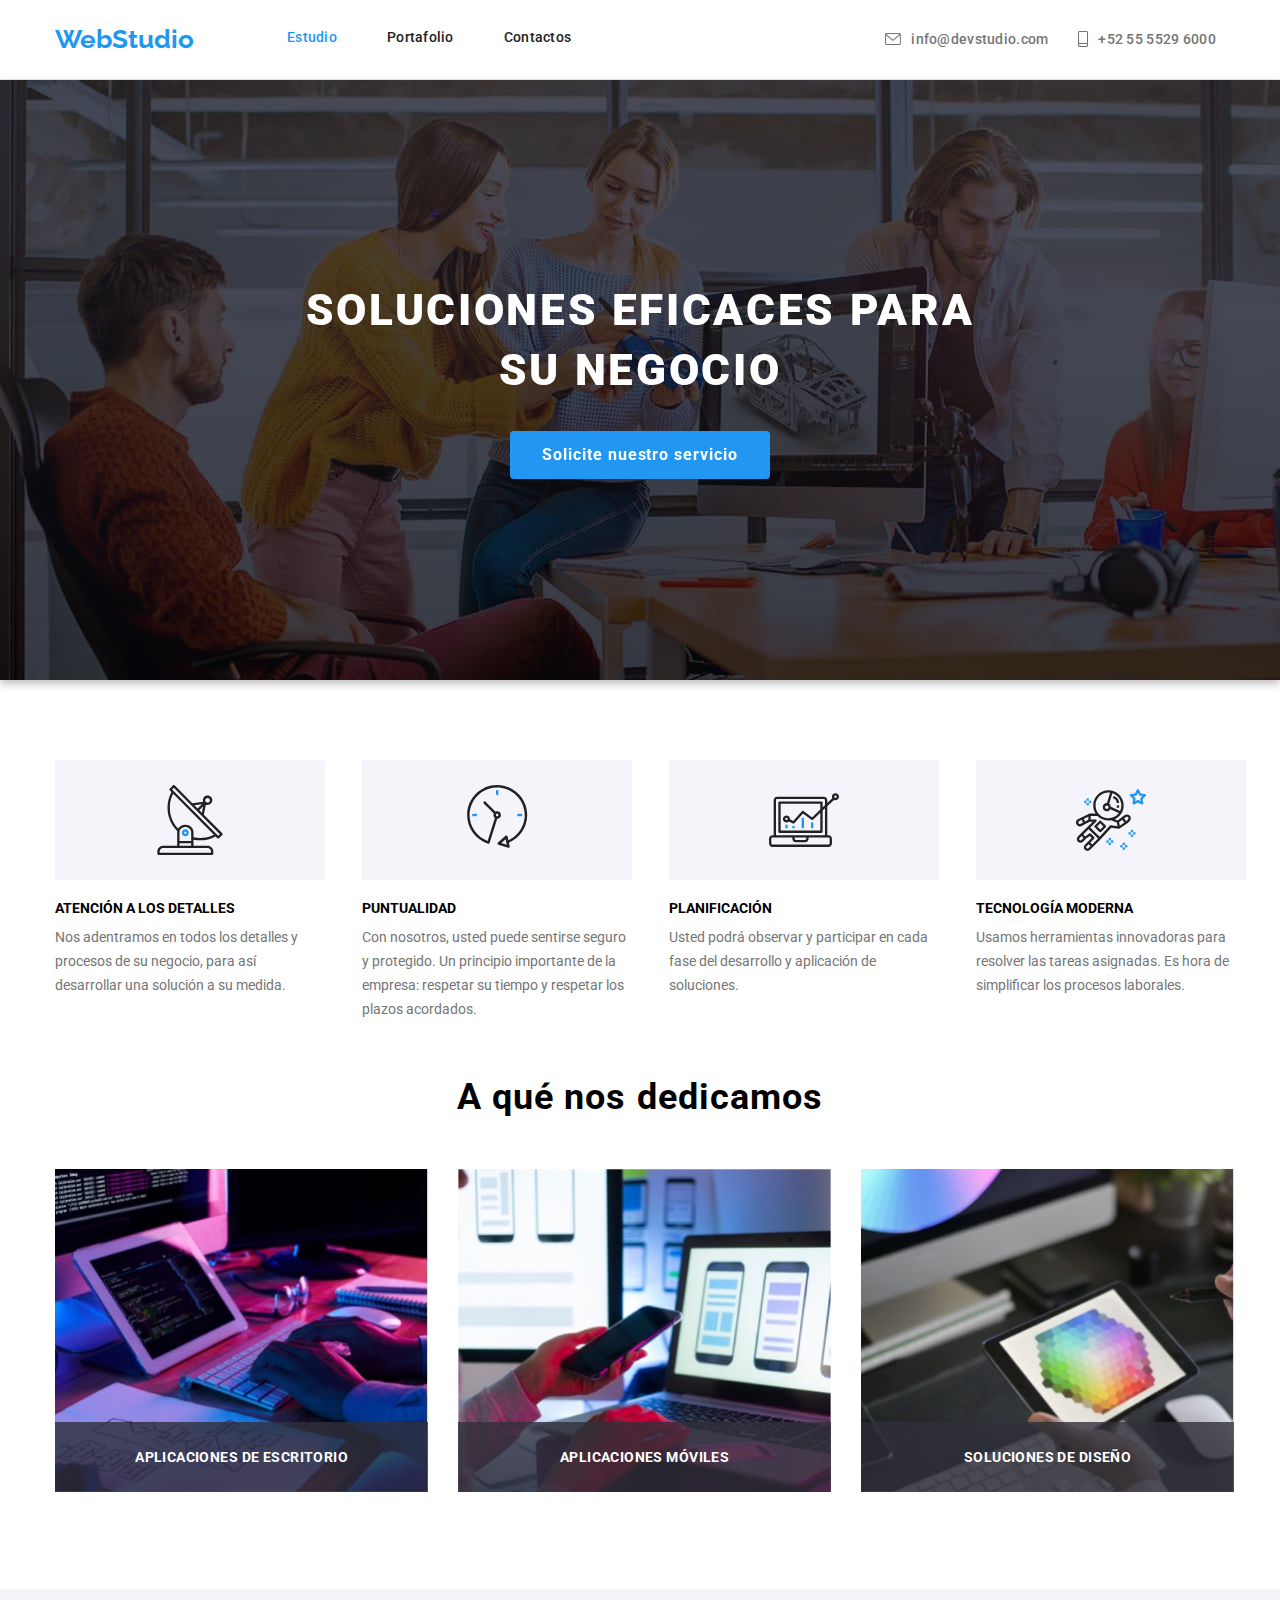
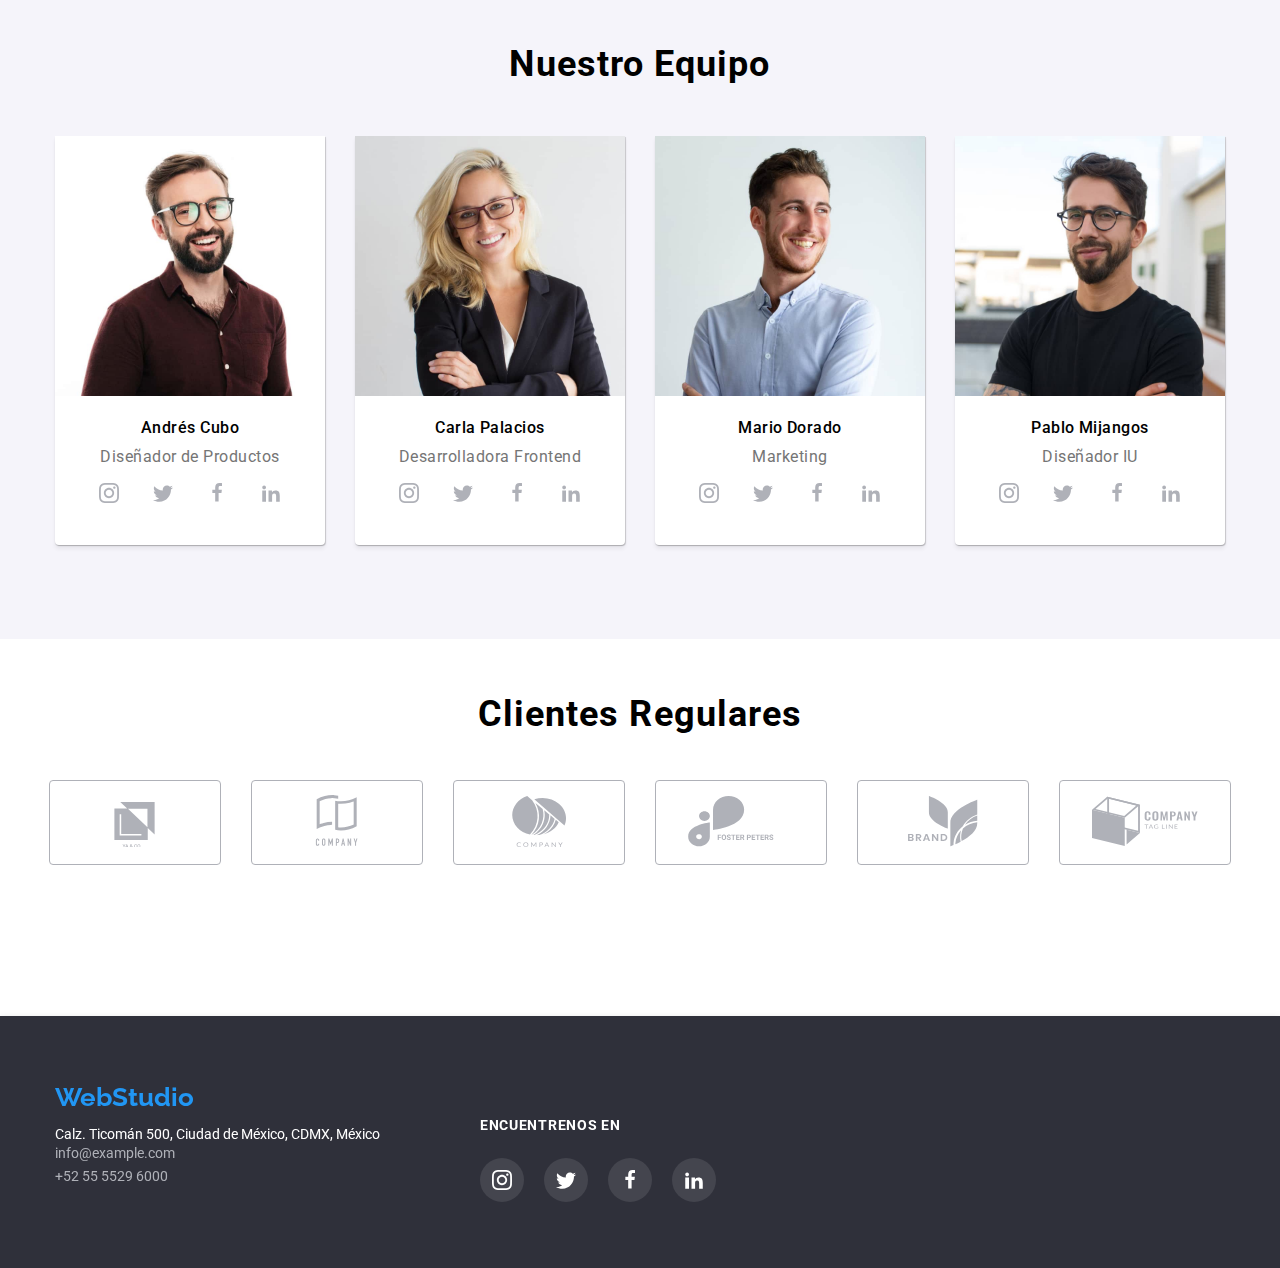
<file: index.html>
<!DOCTYPE html>
<html lang="en">
  <head>
    <meta charset="UTF-8" />
    <meta http-equiv="X-UA-Compatible" content="IE=edge" />
    <meta name="viewport" content="width=device-width, initial-scale=1.0" />
    <title>Document</title>
    <link
      rel="stylesheet"
      href="https://cdnjs.cloudflare.com/ajax/libs/modern-normalize/1.0.0/modern-normalize.min.css"
    />
    <link rel="stylesheet" href="./css/styles.css" />
  </head>

  <body>
    <header class="line headb">
      <div class="container cont_nav">
        <a class="logo" href="./index.html"> WebStudio</a>
        <nav>
          <ul class="surf">
            <li><a class="active" href="./index.html"> Estudio </a></li>
            <li><a href="./portfolio.html"> Portafolio </a></li>
            <li><a href="#"> Contactos </a></li>
          </ul>
        </nav>

        <!--Contacto-->
        <ul class="contact_li">
          <li>
            <a class="c_mt i_contact" href="mailto:info@devstudio.com"
              ><svg class="mail">
                <use href="./images/icons.svg#icon-sobre"></use>
              </svg>
              info@devstudio.com</a
            >
          </li>
          <li>
            <a class="c_mt i_contact" href="tel:+525555296000"
              ><svg class="cel">
                <use href="./images/icons.svg#icon-telefono-inteligente"></use>
              </svg>
              +52 55 5529 6000</a
            >
          </li>
        </ul>
      </div>
    </header>

    <main>
      <!--Principal-->
      <section class="margin1">
        <h1>SOLUCIONES EFICACES PARA SU NEGOCIO</h1>
        <button class="servicebutton" type="button">
          Solicite nuestro servicio
        </button>
      </section>

      <!--Caracteristicas-->
      <section class="container">
        <ul class="services">
          <li>
            <div class="icons_services">
              <svg class="icon_size">
                <use href="./images/icons.svg#icon-antena-1"></use>
              </svg>
            </div>
            <h3>Atención a los detalles</h3>
            <p class="text">
              Nos adentramos en todos los detalles y procesos de su negocio,
              para así desarrollar una solución a su medida.
            </p>
          </li>
          <li>
            <div class="icons_services">
              <svg class="icon_size">
                <use href="./images/icons.svg#icon-reloj-1"></use>
              </svg>
            </div>
            <h3>Puntualidad</h3>
            <p class="text">
              Con nosotros, usted puede sentirse seguro y protegido. Un
              principio importante de la empresa: respetar su tiempo y respetar
              los plazos acordados.
            </p>
          </li>
          <li>
            <div class="icons_services">
              <svg class="icon_size">
                <use href="./images/icons.svg#icon-diagrama-1"></use>
              </svg>
            </div>
            <h3>Planificación</h3>
            <p class="text">
              Usted podrá observar y participar en cada fase del desarrollo y
              aplicación de soluciones.
            </p>
          </li>
          <li>
            <div class="icons_services">
              <svg class="icon_size">
                <use href="./images/icons.svg#icon-astronauta-1"></use>
              </svg>
            </div>
            <h3>Tecnología Moderna</h3>
            <p class="text">
              Usamos herramientas innovadoras para resolver las tareas
              asignadas. Es hora de simplificar los procesos laborales.
            </p>
          </li>
        </ul>
      </section>

      <!--Sección 1-->
      <section class="container">
        <h2>A qué nos dedicamos</h2>
        <ul class="Cont_Img">
          <li>
            <img
              src="./images/img_1.jpg"
              alt="Analis de Información"
              width="373"
            />

            <div class="work">
              <p class="label">Aplicaciones de escritorio</p>
            </div>
          </li>

          <li>
            <img src="./images/img_2.jpg" alt="Diseñar App" width="373" />
            <div class="work">
              <p class="label">Aplicaciones Móviles</p>
            </div>
          </li>
          <li>
            <img src="./images/img_3.jpg" alt="Desarrollo Visual" width="373" />
            <div class="work">
              <p class="label">Soluciones de Diseño</p>
            </div>
          </li>
        </ul>
      </section>

      <!--Seccion 2 Nuestro Equipo-->
      <section class="backtems">
        <h2>Nuestro Equipo</h2>
        <ul class="team containerteam">
          <li class="boxteam">
            <img src="./images/img_4.jpg" alt="Andres Cubo" width="270" />
            <h3 class="partner">Andrés Cubo</h3>
            <p class="job">Diseñador de Productos</p>
            <ul class="icons_teams cont_teams">
              <li>
                <a class="cont_icon" href="#">
                  <svg class="icons_redsocial">
                    <use href="./images/icons.svg#icon-instagram"></use>
                  </svg>
                </a>
              </li>
              <li>
                <a class="cont_icon" href="#">
                  <svg class="icons_redsocial">
                    <use href="./images/icons.svg#icon-twitter"></use>
                  </svg>
                </a>
              </li>
              <li>
                <a class="cont_icon" href="#">
                  <svg class="icons_redsocial">
                    <use href="./images/icons.svg#icon-facebook"></use>
                  </svg>
                </a>
              </li>
              <li>
                <a class="cont_icon" href="#">
                  <svg class="icons_redsocial">
                    <use href="./images/icons.svg#icon-linkedin"></use>
                  </svg>
                </a>
              </li>
            </ul>
          </li>
          <li class="boxteam">
            <img src="./images/img_5.jpg" alt="Carla Palacios" width="270" />
            <h3 class="partner">Carla Palacios</h3>
            <p class="job">Desarrolladora Frontend</p>
            <ul class="icons_teams cont_teams">
              <li>
                <a class="cont_icon" href="#">
                  <svg class="icons_redsocial">
                    <use href="./images/icons.svg#icon-instagram"></use>
                  </svg>
                </a>
              </li>
              <li>
                <a class="cont_icon" href="#">
                  <svg class="icons_redsocial">
                    <use href="./images/icons.svg#icon-twitter"></use>
                  </svg>
                </a>
              </li>
              <li>
                <a class="cont_icon" href="#">
                  <svg class="icons_redsocial">
                    <use href="./images/icons.svg#icon-facebook"></use>
                  </svg>
                </a>
              </li>
              <li>
                <a class="cont_icon" href="#">
                  <svg class="icons_redsocial">
                    <use href="./images/icons.svg#icon-linkedin"></use>
                  </svg>
                </a>
              </li>
            </ul>
          </li>
          <li class="boxteam">
            <img src="./images/img_6 .jpg" alt="Mario Dorado" width="270" />
            <h3 class="partner">Mario Dorado</h3>
            <p class="job">Marketing</p>
            <ul class="icons_teams cont_teams">
              <li>
                <a class="cont_icon" href="#">
                  <svg class="icons_redsocial">
                    <use href="./images/icons.svg#icon-instagram"></use>
                  </svg>
                </a>
              </li>
              <li>
                <a class="cont_icon" href="#">
                  <svg class="icons_redsocial">
                    <use href="./images/icons.svg#icon-twitter"></use>
                  </svg>
                </a>
              </li>
              <li>
                <a class="cont_icon" href="#">
                  <svg class="icons_redsocial">
                    <use href="./images/icons.svg#icon-facebook"></use>
                  </svg>
                </a>
              </li>
              <li>
                <a class="cont_icon" href="#">
                  <svg class="icons_redsocial">
                    <use href="./images/icons.svg#icon-linkedin"></use>
                  </svg>
                </a>
              </li>
            </ul>
          </li>
          <li class="boxteam">
            <img src="./images/img_7 .jpg" alt="Pablo Mijangos" width="270" />
            <h3 class="partner">Pablo Mijangos</h3>
            <p class="job">Diseñador IU</p>
            <ul class="icons_teams cont_teams">
              <li>
                <a class="cont_icon" href="#">
                  <svg class="icons_redsocial">
                    <use href="./images/icons.svg#icon-instagram"></use>
                  </svg>
                </a>
              </li>
              <li>
                <a class="cont_icon" href="#">
                  <svg class="icons_redsocial">
                    <use href="./images/icons.svg#icon-twitter"></use>
                  </svg>
                </a>
              </li>
              <li>
                <a class="cont_icon" href="#">
                  <svg class="icons_redsocial">
                    <use href="./images/icons.svg#icon-facebook"></use>
                  </svg>
                </a>
              </li>
              <li>
                <a class="cont_icon" href="#">
                  <svg class="icons_redsocial">
                    <use href="./images/icons.svg#icon-linkedin"></use>
                  </svg>
                </a>
              </li>
            </ul>
          </li>
        </ul>
      </section>
      <!--Seccion 3 Clientes Regulares-->
      <section class="container">
        <h2 class="cr">Clientes Regulares</h2>
        <ul class="customer">
          <li class="icon_customer">
            <svg class="icon_cus">
              <use href="./images/icons.svg#icon-Co"></use>
            </svg>
          </li>
          <li class="icon_customer">
            <svg class="icon_cus">
              <use href="./images/icons.svg#icon-Company"></use>
            </svg>
          </li>
          <li class="icon_customer">
            <svg class="icon_cus">
              <use href="./images/icons.svg#icon-CompanyCurv"></use>
            </svg>
          </li>
          <li class="icon_customer">
            <svg class="icon_cus">
              <use href="./images/icons.svg#icon-Foster"></use>
            </svg>
          </li>
          <li class="icon_customer">
            <svg class="icon_cus">
              <use href="./images/icons.svg#icon-Brand"></use>
            </svg>
          </li>
          <li class="icon_customer">
            <svg class="icon_cus">
              <use href="./images/icons.svg#icon-Company-Tag"></use>
            </svg>
          </li>
        </ul>
      </section>
    </main>

    <footer class="marginfooter">
      <a class="logo container" href="./index.html"> WebStudio </a>
      <address class="containerfooter">
        <ul>
          <li>
            <a
              rel="noreferrer noopener"
              target="_blank"
              href="https://www.google.com/maps/place/Calz.+Ticom%C3%A1n+500,+Lindavista,+Gustavo+A.+Madero,+07369+Ciudad+de+M%C3%A9xico,+CDMX,+M%C3%A9xico/@19.4948589,-99.1243249,17z/data=!3m1!4b1!4m5!3m4!1s0x85d1f997c8db1d8f:0xbf5f80afae8e3378!8m2!3d19.4948539!4d-99.1221362?hl=es"
              >Calz. Ticomán 500, Ciudad de México, CDMX, México</a
            >
          </li>
          <li>
            <a class="mt" href="mailto:info@example.com"> info@example.com </a>
          </li>
          <li><a class="mt" href="tel:+525555296000"> +52 55 5529 6000 </a></li>
        </ul>

        <div class="container_socialf">
          <p class="Social_web">Encuentrenos en</p>
          <ul class="social_footer">
            <li>
              <a class="socialf" href="#">
                <svg class="icon_socialf">
                  <use href="./images/icons.svg#icon-instagram"></use>
                </svg>
              </a>
            </li>
            <li>
              <a class="socialf" href="#">
                <svg class="icon_socialf">
                  <use href="./images/icons.svg#icon-twitter"></use>
                </svg>
              </a>
            </li>
            <li>
              <a class="socialf" href="#">
                <svg class="icon_socialf">
                  <use href="./images/icons.svg#icon-facebook"></use>
                </svg>
              </a>
            </li>
            <li>
              <a class="socialf" href="#">
                <svg class="icon_socialf">
                  <use href="./images/icons.svg#icon-linkedin"></use>
                </svg>
              </a>
            </li>
          </ul>
        </div>
      </address>
    </footer>
  </body>
</html>
</file>
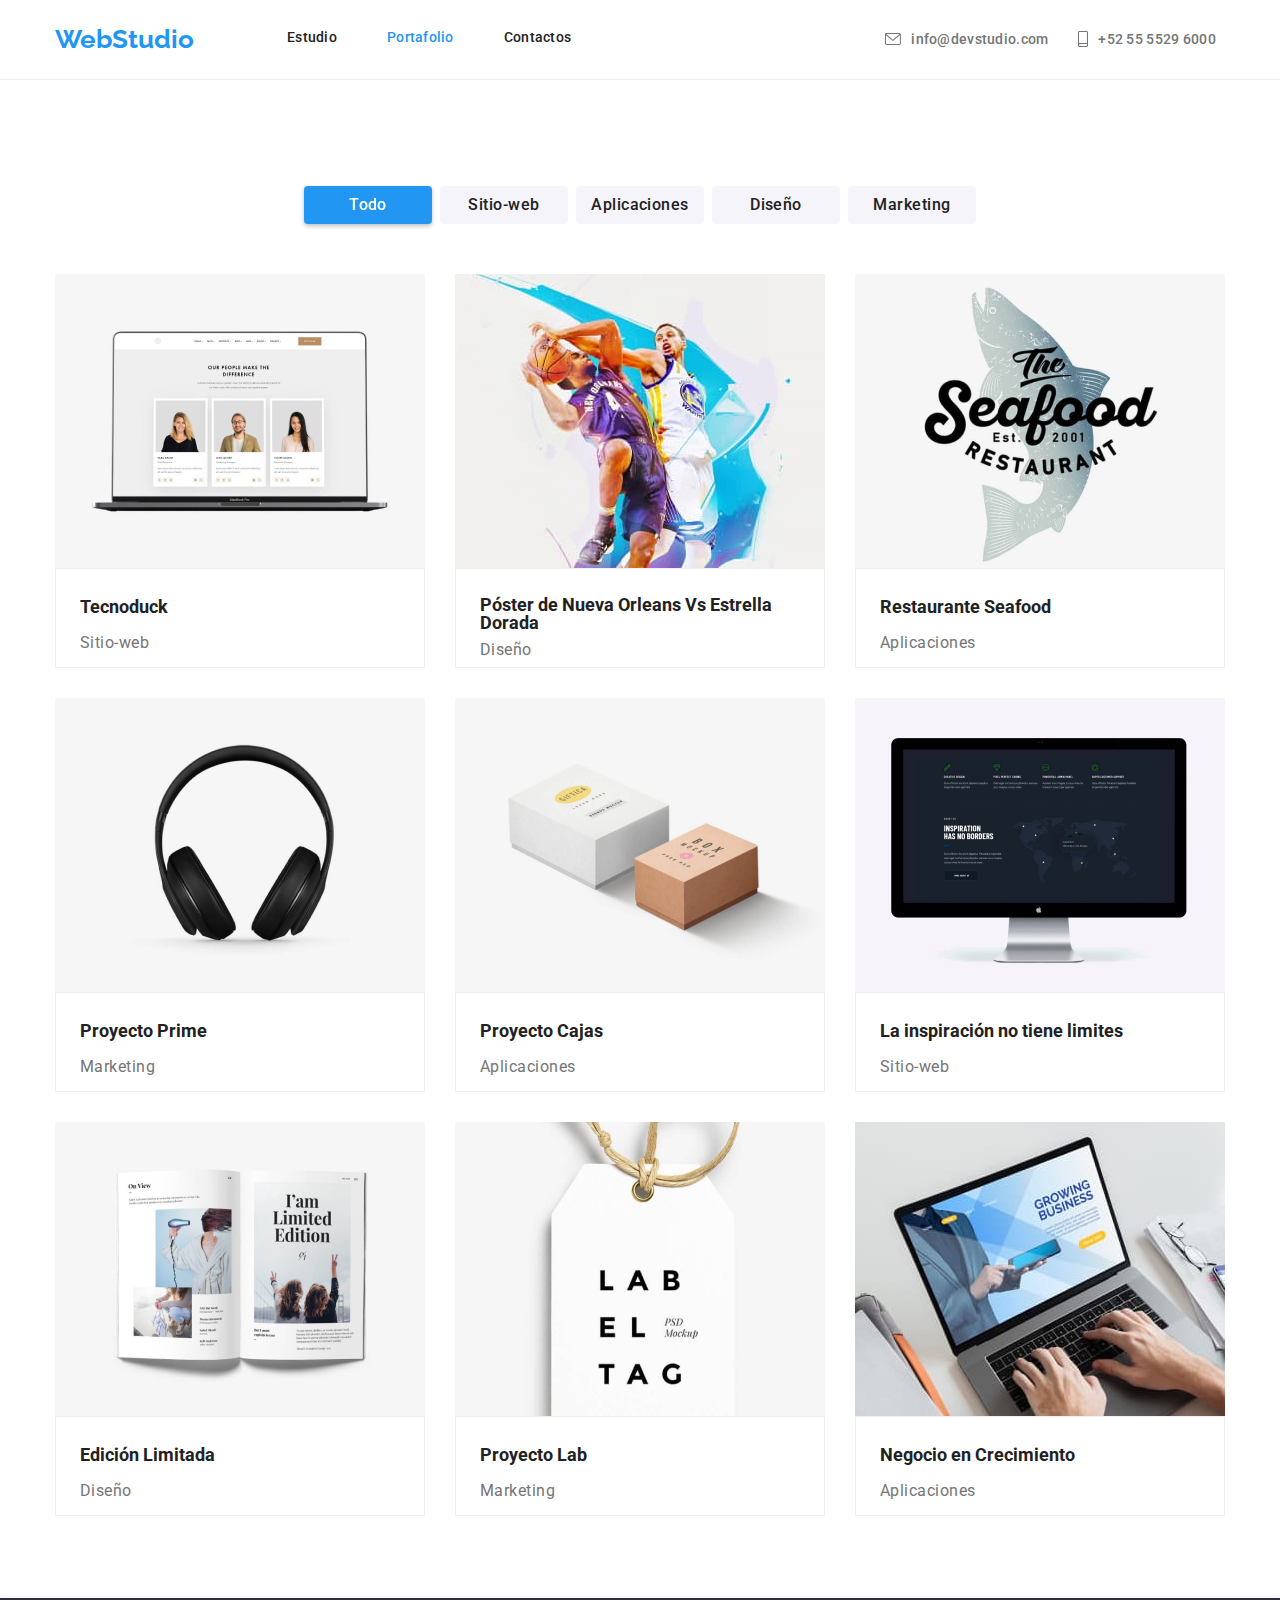
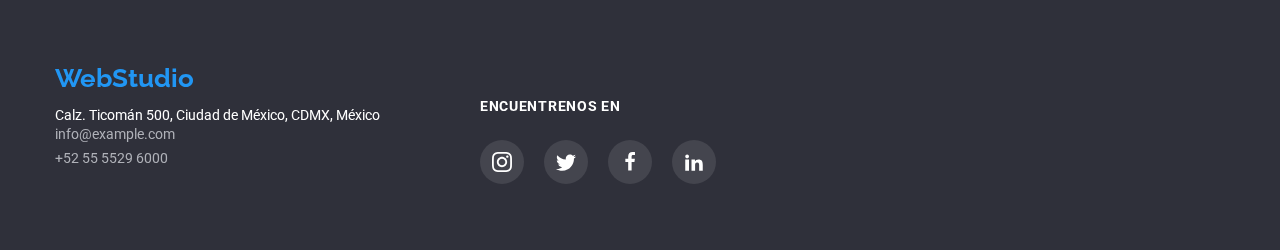
<file: portfolio.html>
<!DOCTYPE html>
<html lang="en">
  <head>
    <meta charset="UTF-8" />
    <meta http-equiv="X-UA-Compatible" content="IE=edge" />
    <meta name="viewport" content="width=device-width, initial-scale=1.0" />
    <title>Document</title>
    <link
    rel="stylesheet"
    href="https://cdnjs.cloudflare.com/ajax/libs/modern-normalize/1.0.0/modern-normalize.min.css"/>
    <link rel="stylesheet" href="./css/styles.css" />
  </head>

  <body>
    <header class="line headb">
      <div class="container cont_nav">
          <a class="logo" href="./index.html"> WebStudio</a>
      <nav>
        <ul class="surf">
          <li><a href="./index.html"> Estudio </a></li>
          <li><a class="active" href="./portfolio.html"> Portafolio </a></li>
          <li><a href="#"> Contactos </a></li>
        </ul>
      </nav>
      
      <!--Contacto-->
      <ul class="contact_li">
        <li>
          <a class="c_mt i_contact" href="mailto:info@devstudio.com"> <svg class="mail"> <use href="./images/icons.svg#icon-sobre"></use></svg> info@devstudio.com</a>
        </li>
        <li>
          <a class="c_mt i_contact" href="tel:+525555296000"> <svg class="cel"> <use href="./images/icons.svg#icon-telefono-inteligente"> </use></svg> +52 55 5529 6000</a>
        </li>
      </ul>
      </div>
    </header>
    
  
    <main>
      <!--Servicios-->
      <section>
        <ul class="container button_ser ">
          <li>
            <button class="buttonpro activebutton" type="button">Todo</button>
          </li>
          <li>
            <button class="buttonpro" type="button">Sitio-web</button>
          </li>
          <li>
            <button class="buttonpro" type="button">Aplicaciones</button>
          </li>
          <li>
            <button class="buttonpro" type="button">Diseño</button>
          </li>
          <li>
            <button class="buttonpro" type="button">Marketing</button>
          </li>
        </ul>
        <!--Portafolio de Servicios-->
        <ul class="projects container">
          <li class="box_service">
            <img
              src="./images/img_8.jpg"
              alt="Sitio-web_Tecnoduck"
              width="370"
            />
            <div class="box_element">
            <h3 class="products">Tecnoduck</h3>
            <p class="job">Sitio-web</p>
            </div>
            
          </li>
          <li class="box_service">
            <img src="./images/img_9.jpg" alt="Diseño_Poster" width="370" />
            <div class="box_element">
            <h3 class="products productsd">Póster de Nueva Orleans Vs Estrella Dorada</h3>
            <p class="job">Diseño</p>
            </div>
          </li>
          <li>
            <img
              src="./images/img_10.jpg"
              alt="Aplicaciones_Restaurante_Seafood"
              width="370"
            />
            <div class="box_element">
            <h3 class="products">Restaurante Seafood</h3>
            <p class="job">Aplicaciones</p>
            </div>
          </li>
          <li>
            <img
              src="./images/img_11.jpg"
              alt="Marketing_Proyecto_Prime"
              width="370"
            />
            <div class="box_element">
            <h3 class="products">Proyecto Prime</h3>
            <p class="job">Marketing</p>
            </div>
          </li>
          <li>
            <img
              src="./images/img_12.jpg"
              alt="Aplicaciones_Proyecto_cajas"
              width="370"
            />
            <div class="box_element">
            <h3 class="products">Proyecto Cajas</h3>
            <p class="job">Aplicaciones</p>
            </div>
          </li>
          <li>
            <img
              src="./images/img_13.jpg"
              alt="Sitio-web_La inspiracion no tiene limites"
              width="370"
            />
            <div class="box_element">
            <h3 class="products">La inspiración no tiene limites</h3>
            <p class="job">Sitio-web</p>
            </div>
          </li>
          <li>
            <img src="./images/img_14.jpg" alt="Diseño_Revista" width="370" />
            <div class="box_element">
            <h3 class="products">Edición Limitada</h3>
            <p class="job">Diseño</p>
            </div>
          </li>
          <li>
            <img
              src="./images/img_15.jpg"
              alt="Marketing_ProyectoLab"
              width="370"
            />
            <div class="box_element">
            <h3 class="products">Proyecto Lab</h3>
            <p class="job">Marketing</p>
            </div>
          </li>
          <li>
            <img
              src="./images/img_16.jpg"
              alt="Aplicaciones_NegocioenCrecimiento"
              width="370"
            />
            <div class="box_element">
            <h3 class="products">Negocio en Crecimiento</h3>
            <p class="job">Aplicaciones</p>
            </div>
          </li>
        </ul>
      </section>
    </main>

    <footer class="marginfooter Marginfp">
      <a class="logo container" href="./index.html"> WebStudio </a>
      <address class="containerfooter">
        <ul>
          <li>
            <a
              rel="noreferrer noopener"
              target="_blank"
              href="https://www.google.com/maps/place/Calz.+Ticom%C3%A1n+500,+Lindavista,+Gustavo+A.+Madero,+07369+Ciudad+de+M%C3%A9xico,+CDMX,+M%C3%A9xico/@19.4948589,-99.1243249,17z/data=!3m1!4b1!4m5!3m4!1s0x85d1f997c8db1d8f:0xbf5f80afae8e3378!8m2!3d19.4948539!4d-99.1221362?hl=es"
              >Calz. Ticomán 500, Ciudad de México, CDMX, México</a
            >
          </li>
          <li>
            <a class="mt" href="mailto:info@example.com"> info@example.com </a>
          </li>
          <li><a class="mt" href="tel:+525555296000"> +52 55 5529 6000 </a></li>
        </ul>
        <div class="container_socialf">
        <p class="Social_web"> Encuentrenos en</p>
        <ul class="social_footer">
          <li>
            <a class="socialf" href="#">
            <svg class="icon_socialf"> <use href="./images/icons.svg#icon-instagram"></use></svg>
            </a>
          </li>
          <li>
            <a class="socialf" href="#">
            <svg class="icon_socialf"> <use href="./images/icons.svg#icon-twitter"></use></svg>
            </a>
          </li>
          <li>
            <a class="socialf" href="#">
            <svg class="icon_socialf"> <use href="./images/icons.svg#icon-facebook"></use></svg>
          </a>
          </li>
          <li>
            <a class="socialf" href="#">
            <svg class="icon_socialf"> <use href="./images/icons.svg#icon-linkedin"></use></svg>
          </a>
          </li>
        </ul>
        </div>
      </address>
    </footer>
    </div>
  </body>
</html>
</file>
<file: css/styles.css>
@import url("https://fonts.googleapis.com/css2?family=Raleway:wght@700&family=Roboto:wght@400;500;700;900&display=swap");

:root {
  --brandcolor: #2196f3;
  --basecolor: #212121;
}

h1, h2, h3, p, ul {
  margin: 0;
  padding: 0;
}

body {
  font-family: "Roboto", sans-serif;
  font-weight: 400;
  font-size: 14px;
}

.surf {
  font-weight: 500;
  color: var(--basecolor);
  display: flex;
  gap: 50px;
  padding-right: 314px;
}

a:link {
  text-decoration: none;
  color: currentcolor;
}

a:visited {
  color: currentColor;
  text-decoration: none;
  line-height: 1.7;
}

a:hover {
  color: var(--brandcolor);
  text-decoration: none;
}

footer .logo,
header .logo {
  font-family: "Raleway", sans-serif;
  font-weight: 700;
  font-size: 26px;
  text-decoration: none;
  color: var(--brandcolor);
  display: flex;
  align-items: center;
  margin: 0px;
  padding-right: 93px;
}

h1 {
  font-weight: 900;
  font-size: 44px;
  color: #ffffff;
  width: 696px;
  display: block;
  margin: 0 auto;
  padding: 0px;
  padding-bottom: 30px;
  line-height: 1.363;
  text-align: center;
  letter-spacing: 0.06em;
  text-transform: uppercase;
}

h2 {
  font-weight: 700;
  font-size: 36px;
  padding-bottom: 50px;
  padding-top: 55px;
  line-height: 1.166em;
  text-align: center;
  letter-spacing: 0.03em;
}

.partner {
  font-weight: 500;
  font-size: 16px;
  text-align: center;
  line-height: 18.75px;
  letter-spacing: 0.03em;
  margin-top: 20px;
  margin-bottom: 5px;
}

.services{
  display: flex;
  justify-content: space-evenly;
  justify-content: left;
  padding-top: 30px;
  gap: 37px;
}


.services h3 {
  font-weight: 700;
  font-size: 14px;
  line-height: 16.41px;
  font-family: "Roboto", sans-serif;
  text-transform:uppercase;
}

.buttonpro {
  background-color: #f5f4fa;
  color: var(--basecolor);
  font-size: 16px;
  border: none;
  cursor: pointer;
  border-radius: 4px;
  font-family: "Roboto", sans-serif;
  line-height: 1.6;
  font-weight: 500;
  text-align: center;
  letter-spacing: 0.03em;
  width: 128px;
  gap: 8px;
  height: 38px;
}

.buttonpro:hover {
  background-color: var(--brandcolor);
  color: #ffffff;
  filter: drop-shadow(0px 2px 2px rgba(7, 7, 7, 0.12));
}

.activebutton {
  background-color: var(--brandcolor);
  color: #ffffff;
  filter: drop-shadow(0px 2px 2px rgba(0,0,0,0.25));
}

.servicebutton {
  background-color: var(--brandcolor);
  color: #ffffff;
  cursor: pointer;
  border: 15px;
  font-size: 16px;
  font-weight: 700;
  font-family: "Roboto", sans-serif;
  line-height: 1.8;
  justify-content: center;
  display: flex;
  align-items: center;
  text-align: center;
  letter-spacing: 0.06em;
  border-radius: 4px;
  gap: 10px;
}

address {
  text-decoration: none;
  font-style: normal;
  color: #ffffff;
  display: flex;
  align-items: center;
  margin: 0px;
  padding: 0px;

}

.products {
  font-weight: 700;
  font-size: 18px;
  color: var(--basecolor);
  line-height: 2;
  padding-top: 20px;
}

.productsd{
  line-height: 1;
  margin-top: 7px;
  

}
.projects{
  display: flex;
  flex-wrap: wrap;
  gap: 30px;


  }

.projects li {
  cursor: pointer;
}

.margin1 {
  background-color: #2f303a;
  background-image:linear-gradient(rgba(35, 39, 50, 0.60), rgba(5,7,12,0.60)), url("../images/img_17.jpg");
  height: 600px;
  display: flex;
  flex-direction: column;
  justify-content: center;
  align-items: center;
  filter: drop-shadow(0px 4px 4px rgba(0,0,0,0.25))
  }

.margin2 {
  background-color: #f5f4fa;
  height: 648px;
  display: flex;
  margin: 0;

}

.team {
  display: flex;
  justify-content: center;
  gap: 30px;
}

ul {
  list-style-type: none;
}

header .active {
  color: var(--brandcolor);
}

footer .mt {
  color: #afb1b8;
  line-height: 1.7;
  font-size: 14px;
  font-weight: 400;
}

.mt:hover {
  color: var(--brandcolor);
  text-decoration: none;
}

.text {
  line-height: 1.7;
  color: #757575;
  margin-top: 10px;
}

.container{
  width: 1200px;
  margin: 0 auto;
  padding-left: 15px;
  padding-right: 15px;
}
.cr{
  padding-bottom:0px ;
}

.containerfooter{
  width: 1200px;
  margin: 0 auto;
  padding-left: 15px;
  padding-right: 15px;
  gap: 100px;
}

.containerteam{
  background-color: #F5F4FA;
  padding-bottom: 94px;
  display: flex;
  justify-content: center;
  align-items: center;
  margin: 0px;
}
.boxteam{
  background-color: #ffffff;
  width: 270px;
  gap: 50px;
  box-shadow: 0px 1px 1px rgba(0, 0, 0, 0.12), 0px 4px 4px rgba(0, 0, 0, 0.06), 1px 1px 1px rgba(0, 0, 0, 0.16);
  border-radius: 0px 0px 4px 4px;
}
.line{
  border-bottom: 1px solid #ECECEC
}
.headb {
  background: #ffffff;
  display: flex;
  justify-content: space-between;
  height: 80px;
  align-items: center;
}
.cont_nav {
  display: flex;
}
.surf a{
  text-decoration: none;
  font-weight: 500;
  font-size: 14px;
  line-height: 1.7142em;
  letter-spacing: 0.02em;

}


.contact_li{
  display: flex;
  align-items: center;
  font-weight: 500;
  color: #757575;
  line-height: 1.7142;
  letter-spacing: 0.02em;
  padding: 0px;
  align-items: center;
  font-family: "Roboto", sans-serif;
  font-size: 14px;
  justify-items: center;
}

.Cont_Img {
  display: flex;
  padding:0;
  gap: 30px;
  justify-content: space-between;
  position: relative;
}

.button_ser{
  align-items: center;
  justify-content: center;
  display: flex;
  gap: 8px ;
  padding-bottom: 50px;
  padding-top: 106px;
}
.box_service{
width:370px ;

}

.projects>li{
  background: #ffffff;
  line-height: 0;
}
.box_element{
  border: 1px solid #EEEEEE;
  height: 100px;
}

.projects>li:hover{
  box-shadow: 0px 1px 1px rgba(0, 0, 0, 0.12), 0px 4px 4px rgba(0, 0, 0, 0.06), 1px 1px 1px rgba(0, 0, 0, 0.16);
}
.job {
  font-weight: 400;
  font-size: 16px;
  color: #757575;
  line-height: 1.8;
  letter-spacing: 0.03em;
  text-align: center;
  margin: 0px;
}

.projects .job{
  text-align:left;
  margin-left:24px;
  margin-bottom: 20px;
}
.projects .products{
  text-align: left;
  margin-left: 24px;
  margin-bottom: 4px;
}
.marginfooter {
  background-color: #2f303a;
  height: 252px;
  display: flex;
  flex-direction: column;
  justify-content: center;
  align-items: center;
  filter: drop-shadow(0px 4px 4px rgba(0,0,0,0.25))
}
.Marginfp{
  margin-top: 82px;
}
.backtems{
  background-color: #F5F4FA;
  margin-top: 94px;
}

.servicebutton{
  padding: 10px 32px;
}


.c_mt{
  display: flex;
  gap: 10px;
}

.mail{
  display: flex;
  width: 16px;
  height:12px;
  fill:currentColor;
  cursor: pointer;
  justify-content: center;
  align-items: center;
}

.i_contact{
  height: 12px;
  align-items: center;
}
.c_mt:hover , .mail:hover{
  color: var(--brandcolor);
  fill: var(--brandcolor);
}
.cel:hover{
  color: var(--brandcolor);
  fill: var(--brandcolor);
}


.cel{
  display: flex;
  width: 10px;
  margin-left: 30px;
  fill: currentColor;
  cursor: pointer;
  height: 16px;
  justify-content: center;
}

.icons_services {
  background-color:#F5F4FA;
  display: flex;
  justify-content: center;
  align-items: center;
  width: 270px;
  height: 120px;
  margin-top: 50px;
  margin-bottom: 20px;
  
}
.icon_size{
  width:70px;
  height:70px;
  }


.label{
  justify-content: center;
  text-align: center;
  color: #ffffff;
  font-style: normal;
  font-size: 14 px;
  font-weight: 700;
  letter-spacing: 0.03em;
  text-transform: uppercase;
}

.work{
  background-color: rgba(47, 48, 58, 0.8);
  position: absolute;
  bottom: 3px;
  width: 373.16px;
  padding: 27px 79px;
}


.icons_teams{
  display: flex;
  justify-content: center;
  gap: 10px;
  padding-bottom: 30px;
}

.cont_icon {
  background-color:#ffffff;
  width: 44px;
  height: 44px;
  border-radius: 50%;
  justify-content: center;
  align-items: center;
  display: flex;
  fill: #AFB1B8;
  cursor: pointer;
}
.icons_redsocial {
  width: 20px; 
  height: 20px;
  cursor: pointer;  
}

.cont_icon:hover {
background-color: var(--brandcolor);
fill: #ffffff;
}

.customer {
  display: flex;
  justify-content: center;
  align-items: center;
  gap: 30px;
  padding-bottom: 151px;
  margin-top: 44px;
}

.icon_customer{
  border-radius: 4px;
  padding: 14px 32px;
  border: 1px solid;
  cursor: pointer;
  border-color: #AFB1B8;
  fill: #AFB1B8;
}
.icon_cus{
  width: 106px;
  height: 52px;
}

.icon_customer:hover{
  border-color: #2196f3;
  fill: var(--brandcolor);
}
.icon_customer:focus{
  border-color: #2196f3;
  fill: var(--brandcolor);
}
.container_socialf{
  display: table-column;
  flex-direction: row;
  gap: 50px;
}
.social_footer{
display: flex;
padding-inline-start: 0;
justify-content: center;
gap: 10px;
}
.Social_web{
  font-family: "Roboto", sans-serif;
  font-style: normal;
  font-weight: 700;
  font-size: 14px;
  line-height: 1.8;
  color: #ffffff;
  display: flex;
  align-items:flex-end;
  margin-bottom: 20px;
  text-transform: uppercase;
  letter-spacing: 0.05em;
}
.socialf{
  display: flex;
  width: 44px;
  height: 44px;
  border-radius: 50%;
  background-color: rgba(255, 255, 255, 0.1);
  justify-content: center;
  margin-right: 10px;
  cursor: pointer;
  align-items: center;
}
.icon_socialf{
  width: 20px;
  height: 20px;
  fill: #ffffff;
  display:block
}

.socialf:hover{
  background-color: var(--brandcolor);
}
</file>
